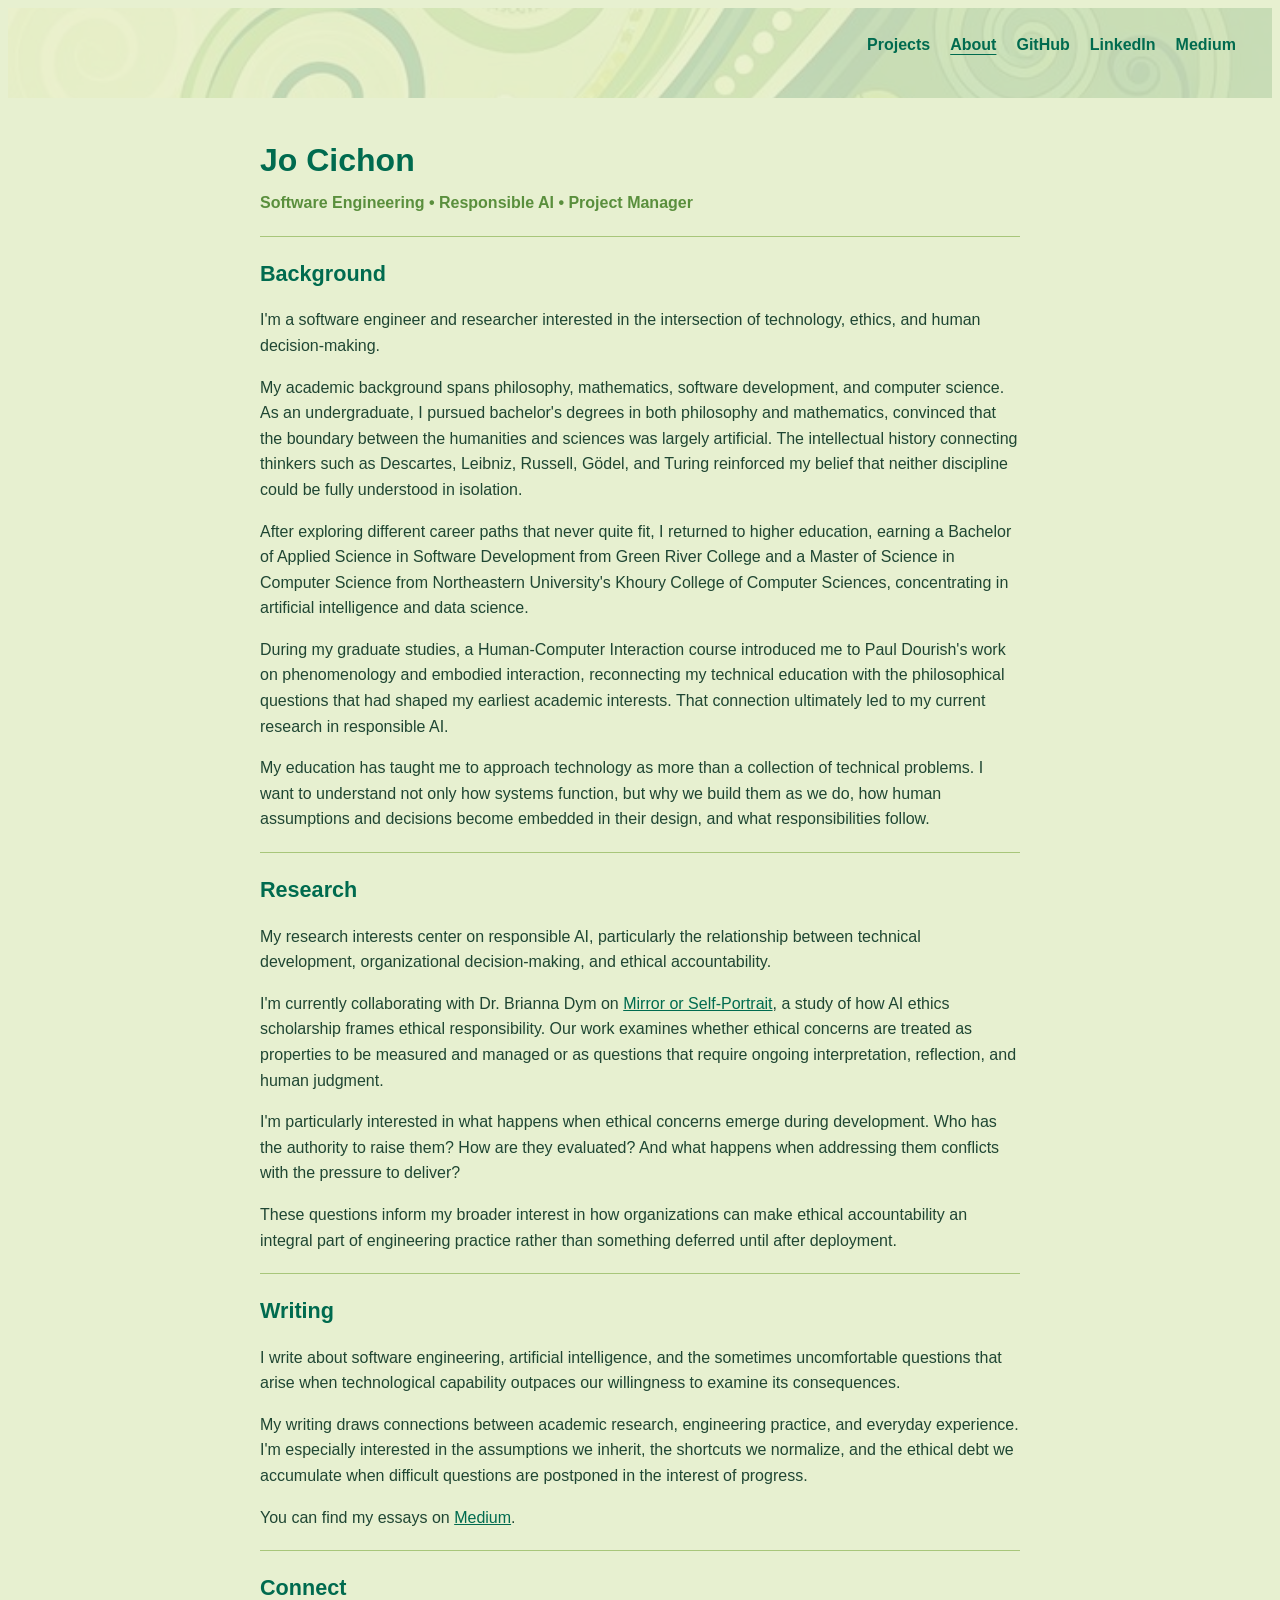
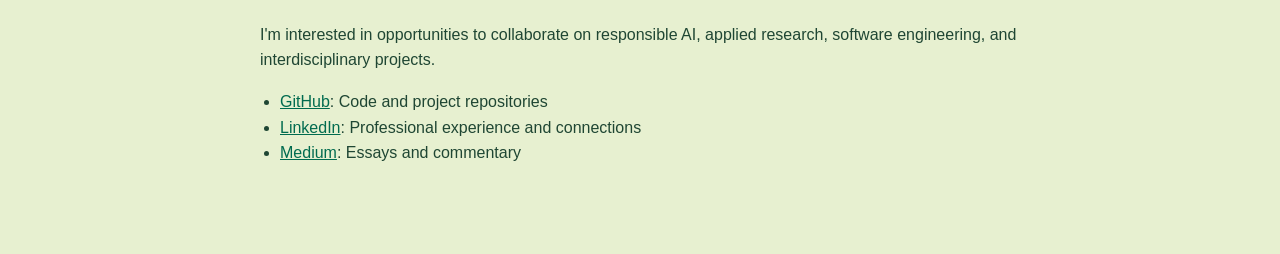
<file: about.html>
<!DOCTYPE html>
<!--
  File:        about.html
  Project:     Jo Cichon Portfolio (https://jocichon.github.io/portfolio/)
  Author:      Jo Cichon
  Description: Professional background, research interests, writing,
               and links to GitHub, LinkedIn, and Medium.
  Styles:      style.css
-->
<html lang="en">
<head>
    <meta charset="UTF-8">
    <meta name="viewport" content="width=device-width, initial-scale=1.0">
    <title>About · Jo Cichon Portfolio</title>
    <link rel="stylesheet" href="style.css">
</head>
<body>

<header class="hero hero--compact">
    <!-- Keep navigation consistent across site pages -->
    <nav class="site-nav" aria-label="Site">
        <a href="index.html">Projects</a>
        <a href="about.html" aria-current="page">About</a>
        <a href="https://github.com/jocichon" target="_blank" rel="noopener noreferrer">GitHub<span class="visually-hidden"> (opens in a new tab)</span></a>
        <a href="https://www.linkedin.com/in/jo-cichon/" target="_blank" rel="noopener noreferrer">LinkedIn<span class="visually-hidden"> (opens in a new tab)</span></a>
        <a href="https://medium.com/@jorichescichon" target="_blank" rel="noopener noreferrer">Medium<span class="visually-hidden"> (opens in a new tab)</span></a>
    </nav>

    <div class="hero-content">
        <p class="site-name">
    </div>
</header>

<main class="about">

    <h1>Jo Cichon</h1>
    <p class="about-tagline">
        Software Engineering • Responsible AI • Project Manager
    </p>

    <section aria-labelledby="about-me">
        <h2 id="about-me">Background</h2>

        <p>
            I'm a software engineer and researcher
            interested in the intersection of technology, ethics,
            and human decision-making.
        </p>

        <p>
            My academic background spans philosophy, mathematics, software
            development, and computer science. As an undergraduate, I
            pursued bachelor's degrees in both philosophy and mathematics,
            convinced that the boundary between the humanities and sciences
            was largely artificial. The intellectual history connecting
            thinkers such as Descartes, Leibniz, Russell, Gödel, and Turing
            reinforced my belief that neither discipline could be fully
            understood in isolation.
        </p>

        <p>
            After exploring different career paths that never quite fit,
            I returned to higher education, earning a Bachelor of Applied
            Science in Software Development from Green River College and a
            Master of Science in Computer Science from Northeastern University's Khoury College of
            Computer Sciences, concentrating in artificial intelligence
            and data science.
        </p>

        <p>
            During my graduate studies, a Human-Computer Interaction course
            introduced me to Paul Dourish's work on phenomenology and
            embodied interaction, reconnecting my technical education with
            the philosophical questions that had shaped my earliest academic
            interests. That connection ultimately led to my current research
            in responsible AI.
        </p>

        <p>
            My education has taught me to approach technology as more than a
            collection of technical problems. I want to understand not only
            how systems function, but why we build them as we do, how human
            assumptions and decisions become embedded in their design, and
            what responsibilities follow.
        </p>

    </section>

    <section aria-labelledby="about-research">
        <h2 id="about-research">Research</h2>

        <p>
            My research interests center on responsible AI,
            particularly the relationship between technical
            development, organizational decision-making, and
            ethical accountability.
        </p>

        <p>
            I'm currently collaborating with Dr. Brianna Dym on
            <a href="project.html?id=mirror-or-self-portrait">Mirror
                or Self-Portrait</a>, a study of how AI ethics
            scholarship frames ethical responsibility. Our work
            examines whether ethical concerns are treated as
            properties to be measured and managed or as questions
            that require ongoing interpretation, reflection,
            and human judgment.
        </p>

        <p>
            I'm particularly interested in what happens when
            ethical concerns emerge during development. Who has
            the authority to raise them? How are they evaluated?
            And what happens when addressing them conflicts with
            the pressure to deliver?
        </p>

        <p>
            These questions inform my broader interest in how
            organizations can make ethical accountability an
            integral part of engineering practice rather than
            something deferred until after deployment.
        </p>
    </section>

    <section aria-labelledby="about-writing">
        <h2 id="about-writing">Writing</h2>

        <p>
            I write about software engineering, artificial
            intelligence, and the sometimes uncomfortable
            questions that arise when technological capability
            outpaces our willingness to examine its consequences.
        </p>

        <p>
            My writing draws connections between academic research,
            engineering practice, and everyday experience.
            I'm especially interested in the assumptions we
            inherit, the shortcuts we normalize, and the ethical
            debt we accumulate when difficult questions are
            postponed in the interest of progress.
        </p>

        <p>
            You can find my essays on
            <a href="https://medium.com/@jorichescichon" target="_blank" rel="noopener noreferrer">Medium<span class="visually-hidden"> (opens in a new tab)</span></a>.
        </p>
    </section>

    <section aria-labelledby="about-connect">
        <h2 id="about-connect">Connect</h2>

        <p>
            I'm interested in opportunities to collaborate on
            responsible AI, applied research, software engineering,
            and interdisciplinary projects.
        </p>

        <ul class="about-links">
            <li>
                <a href="https://github.com/jocichon" target="_blank" rel="noopener noreferrer">GitHub<span class="visually-hidden"> (opens in a new tab)</span></a>:
                Code and project repositories
            </li>
            <li>
                <a href="https://www.linkedin.com/in/jo-cichon/" target="_blank" rel="noopener noreferrer">LinkedIn<span class="visually-hidden"> (opens in a new tab)</span></a>:
                Professional experience and connections
            </li>
            <li>
                <a href="https://medium.com/@jorichescichon" target="_blank" rel="noopener noreferrer">Medium<span class="visually-hidden"> (opens in a new tab)</span></a>:
                Essays and commentary
            </li>
        </ul>
    </section>

</main>

</body>
</html>
</file>
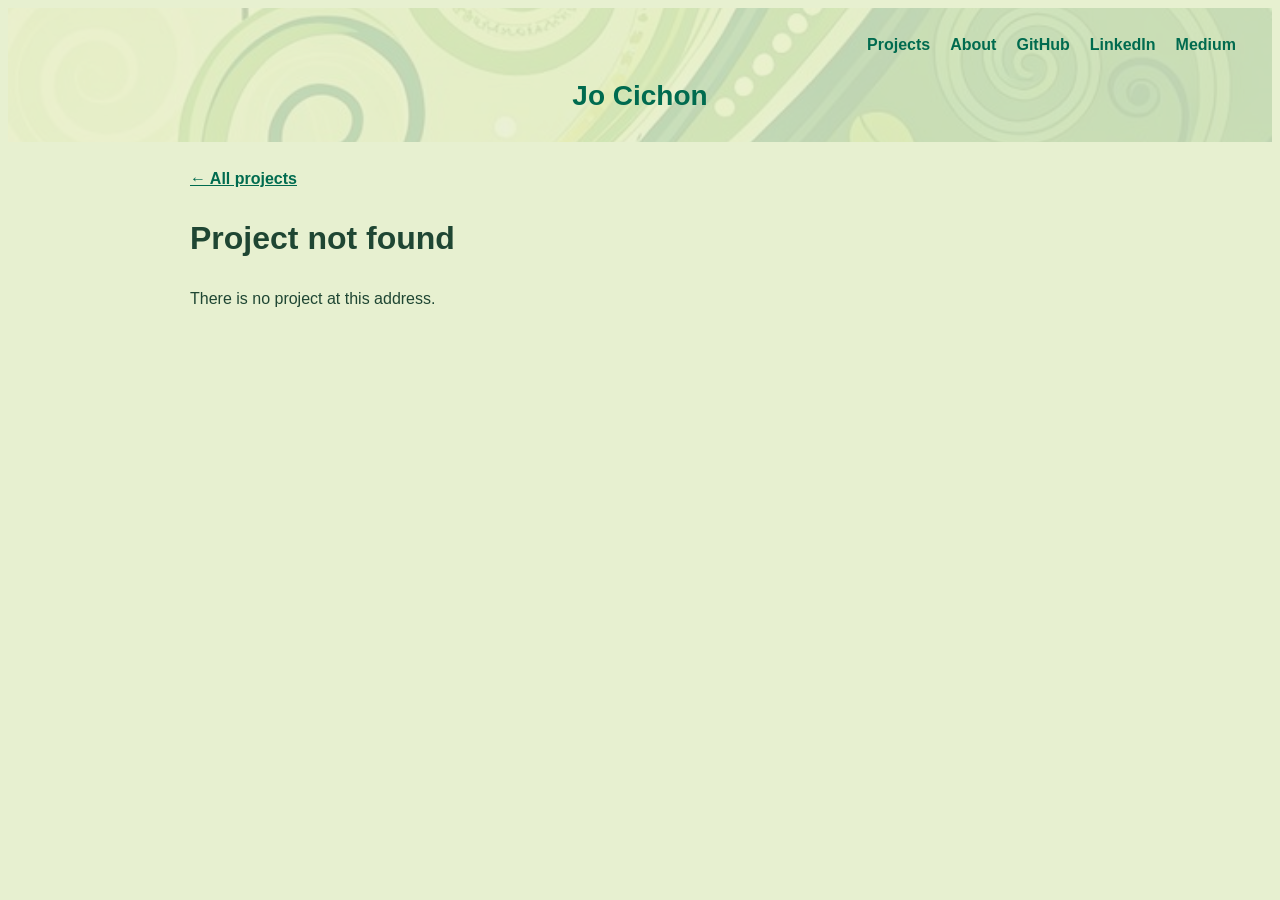
<file: project.html>
<!DOCTYPE html>
<!--
  File:        project.html
  Project:     Jo Cichon Portfolio (https://jocichon.github.io/portfolio/)
  Author:      Jo Cichon
  Description: Reusable project detail page. One template serves every
               project: project.html?id=<project id> loads that project
               from projects.js and fills in Role, Overview, My
               Contribution, Technologies & Methods, Deliverables,
               Assets, and Reflection. Empty sections are omitted.
               Shares the site navigation with index.html and about.html.
  Styles:      style.css
  Scripts:     projects.js (data), common.js (shared helpers),
               project-page.js (detail rendering)
-->
<html lang="en">
<head>
    <meta charset="UTF-8">
    <meta name="viewport" content="width=device-width, initial-scale=1.0">
    <title>Project · Jo Cichon Portfolio</title>
    <link rel="stylesheet" href="style.css">
    <script src="projects.js" defer></script>
    <script src="common.js" defer></script>
    <script src="project-page.js" defer></script>
</head>
<body>

<header class="hero hero--compact">
    <!-- Site navigation: keep in sync across index.html, about.html, project.html -->
    <nav class="site-nav" aria-label="Site">
        <a href="index.html">Projects</a>
        <a href="about.html">About</a>
        <a href="https://github.com/jocichon" target="_blank" rel="noopener noreferrer">GitHub<span class="visually-hidden"> (opens in a new tab)</span></a>
        <a href="https://www.linkedin.com/in/jo-cichon/" target="_blank" rel="noopener noreferrer">LinkedIn<span class="visually-hidden"> (opens in a new tab)</span></a>
        <a href="https://medium.com/@jorichescichon" target="_blank" rel="noopener noreferrer">Medium<span class="visually-hidden"> (opens in a new tab)</span></a>
    </nav>

    <div class="hero-content">
        <p class="site-name"><a href="index.html">Jo Cichon</a></p>
    </div>
</header>

<nav class="back-nav" aria-label="Breadcrumb">
    <a href="index.html" class="back-link">← All projects</a>
</nav>

<!-- Filled by project-page.js from the project matching ?id= -->
<main id="project-detail" class="project-detail">
    <noscript>
        <p>Enable JavaScript to view this project.</p>
    </noscript>
</main>

</body>
</html>
</file>
<file: style.css>
/*
 * File:        style.css
 * Project:     Jo Cichon Portfolio (https://jocichon.github.io/portfolio/)
 * Author:      Jo Cichon
 * Description: Styles for index.html. Defines the Forest Spiral color
 *              palette as CSS custom properties, the layered hero section
 *              (artwork, color wash, content), project filter tabs
 *              along the hero's bottom edge, the responsive grid of
 *              clickable project preview cards, the project detail
 *              page (project.html), the site navigation, and the
 *              About page (about.html).
 */

/* PALETTE: Forest Spiral */
:root {
    --color-bg: #E7F0D0;
    --color-bg-soft: #C9E08B;
    --color-text: #1F4633;

    --color-heading: #006B4F;
    --color-subheading: #5A8F3D;

    --color-accent: #3E9A4D;
    --color-accent-hover: #006B4F;

    --color-border: #A8C67A;
    --color-card: #F4F8E8;
    --color-shadow: rgba(0, 70, 50, 0.15);
}


body {
    font-family: Arial, sans-serif;
    line-height: 1.6;
    background-color: var(--color-bg);
    color: var(--color-text);
}

/* =========================
   Hero Section
========================= */

.hero {
    min-height: 25vh;

    /* Column: centered title block, filter tabs pinned to the bottom edge */
    display: flex;
    flex-direction: column;
    align-items: center;
    justify-content: center;

    padding: 2rem 0 0;
    text-align: center;

    position: relative;
    overflow: hidden;

    background: linear-gradient(
            135deg,
            var(--color-bg) 0%,
            var(--color-bg-soft) 100%
    );
}

/* Artwork Layer */
.hero::before {
    content: "";

    position: absolute;
    inset: 0;

    background-image: url("images/forest-spiral.jpg");
    background-size: cover;
    background-position: center;
    background-repeat: no-repeat;

    z-index: 0;
}

/* Color Wash Layer */
.hero::after {
    content: "";

    position: absolute;
    inset: 0;

    background: rgba(231, 240, 208, 0.82);

    z-index: 1;
}

/* Content Layer */
.hero-content {
    position: relative;
    z-index: 2;

    max-width: 800px;
}

.hero h1 {
    font-size: 3rem;
    margin-bottom: 1rem;

    color: var(--color-heading);
}

.hero h2 {
    margin-bottom: 1rem;

    color: var(--color-subheading);
}


/* =========================
   Project Filters
========================= */

.project-filters {
    /* Sits in the hero's content layer, flush with its bottom edge */
    position: relative;
    z-index: 2;

    display: flex;
    flex-wrap: wrap;
    gap: 0.5rem;

    width: 100%;
    margin-top: auto;
    padding: 1.5rem 0.5rem 0;
    box-sizing: border-box;
}

.project-filters button {
    /* Grow equally to fill the row; wrap onto new rows on narrow screens */
    flex: 1 1 0;
    min-width: max-content;

    padding: 0.6rem 1rem;

    font: inherit;
    font-size: 0.95rem;
    white-space: nowrap;
    color: white;
    background: var(--color-accent);

    border: none;
    border-radius: 8px 8px 0 0; /* tab shape, open at the bottom edge */
    cursor: pointer;

    transition: background-color 0.3s ease;
}

.project-filters button:hover {
    background: var(--color-accent-hover);
}

/* Selected filter: darker fill plus an inset ring so it stands out */
.project-filters button[aria-pressed="true"] {
    background: var(--color-accent-hover);
    box-shadow: inset 0 0 0 3px var(--color-bg-soft);
}

.project-filters button:focus-visible {
    outline: 3px solid var(--color-accent-hover);
    outline-offset: 2px;
}

.no-projects {
    text-align: center;
    padding: 2rem;
}

/* =========================
   Project Cards
========================= */

/* Responsive grid: as many 300px+ columns as fit, one column on phones */
#project-list {
    display: grid;
    grid-template-columns: repeat(auto-fill, minmax(min(100%, 300px), 1fr));
    gap: 1.5rem;

    max-width: 1200px;
    margin: auto;
    padding: 2rem 1rem 4rem;
    box-sizing: border-box;
}

.project {
    position: relative; /* anchor for the stretched link */

    display: flex;
    flex-direction: column;
    overflow: hidden;

    background: var(--color-card);
    border: 1px solid var(--color-border);
    border-radius: 12px;
    box-shadow: 0 4px 12px var(--color-shadow);

    transition: transform 0.2s ease, box-shadow 0.2s ease;
}

/* display: flex above would override the hidden attribute */
.project[hidden] {
    display: none;
}

.project:hover {
    transform: translateY(-3px);
    box-shadow: 0 10px 24px var(--color-shadow);
}

/* Keyboard focus lands on the title link; ring the whole card */
.project:focus-within {
    outline: 3px solid var(--color-accent-hover);
    outline-offset: 3px;
}

.project-link:focus {
    outline: none;
}

/* Thumbnail: fixed 16:9 frame so cards line up */
.project-thumb {
    aspect-ratio: 16 / 9;
    background: var(--color-bg-soft);
}

.project-thumb img {
    display: block;
    width: 100%;
    height: 100%;
    object-fit: cover;
}

/* No thumbnail: hero artwork under the same color wash as the hero */
.project-thumb-placeholder {
    height: 100%;
    background:
        linear-gradient(rgba(231, 240, 208, 0.6), rgba(231, 240, 208, 0.6)),
        url("images/forest-spiral.jpg") center / cover;
}

.project-body {
    display: flex;
    flex-direction: column;
    gap: 0.6rem;
    flex: 1;

    padding: 1.25rem;
}

.project-body > * {
    margin: 0;
}

.project-title {
    font-size: 1.2rem;
    line-height: 1.3;
}

.project-link {
    color: var(--color-heading);
    text-decoration: none;
}

/* Stretch the title link over the entire card */
.project-link::after {
    content: "";
    position: absolute;
    inset: 0;
}

.project:hover .project-link {
    text-decoration: underline;
}

.project-date {
    font-size: 0.9rem;
    font-weight: bold;
    color: var(--color-subheading);
}

/* Keep previews short: three lines, then an ellipsis */
.project-summary {
    display: -webkit-box;
    -webkit-box-orient: vertical;
    -webkit-line-clamp: 3;
    line-clamp: 3;
    overflow: hidden;
}

.project-categories {
    display: flex;
    flex-wrap: wrap;
    gap: 0.4rem;

    padding: 0;
    list-style: none;
}

.project-categories li {
    padding: 0.15rem 0.6rem;

    font-size: 0.8rem;
    color: var(--color-heading);
    background: var(--color-bg-soft);
    border-radius: 999px;
}

/* Pinned to the bottom so it lines up across cards in a row */
.project-tech {
    margin-top: auto;
    padding-top: 0.6rem;

    font-size: 0.85rem;
    border-top: 1px solid var(--color-border);
}

.visually-hidden {
    position: absolute;
    width: 1px;
    height: 1px;
    overflow: hidden;
    clip-path: inset(50%);
    white-space: nowrap;
}

/* =========================
   Project Detail Page
========================= */

/* Shorter hero band: site name only, no filter tabs */
.hero--compact {
    min-height: auto;
    padding: 1.5rem 1rem;
}

.site-name {
    margin: 0;
    font-size: 1.75rem;
    font-weight: bold;
}

.site-name a {
    color: var(--color-heading);
    text-decoration: none;
}

.back-nav,
.project-detail {
    max-width: 900px;
    margin: auto;
    padding: 0 1.5rem;
}

.back-nav {
    padding-top: 1.5rem;
}

.back-link {
    font-weight: bold;
    color: var(--color-accent-hover);
}

.project-detail {
    padding-bottom: 4rem;
}

.project-detail a {
    color: var(--color-accent-hover);
}

.detail-header h1 {
    margin: 1rem 0 0.75rem;
    line-height: 1.25;
    color: var(--color-heading);
}

/* Role and dates as label/value pairs near the top */
.detail-meta {
    display: flex;
    flex-wrap: wrap;
    gap: 0.5rem 2rem;
    margin: 0 0 1rem;
}

.detail-meta dt {
    display: inline;
    font-weight: bold;
    color: var(--color-subheading);
}

.detail-meta dt::after {
    content: ": ";
}

.detail-meta dd {
    display: inline;
    margin: 0;
}

/* Chips: categories and technologies/methods */
.chips {
    display: flex;
    flex-wrap: wrap;
    gap: 0.4rem;
    margin: 0;
    padding: 0;
    list-style: none;
}

.chips li {
    padding: 0.2rem 0.7rem;
    font-size: 0.85rem;
    color: var(--color-heading);
    background: var(--color-bg-soft);
    border-radius: 999px;
}

/* Header image: capped size, centered, never upscaled or cropped */
.detail-image {
    display: block;
    max-width: min(100%, 520px);
    max-height: 380px;
    margin: 1.5rem auto 0;
    border-radius: 12px;
    box-shadow: 0 8px 20px var(--color-shadow);
}

.detail-section {
    padding-top: 1.5rem;
    margin-top: 1.5rem;
    border-top: 1px solid var(--color-border);
}

.detail-section h2 {
    margin: 0 0 0.75rem;
    font-size: 1.35rem;
    color: var(--color-heading);
}

.detail-section h3 {
    margin: 1rem 0 0.5rem;
    font-size: 1rem;
    color: var(--color-subheading);
}

/* Code access notice under the header: repo link or restricted */
.code-access {
    margin-top: 1.5rem;
    padding: 0.9rem 1.1rem;

    background: var(--color-card);
    border: 1px solid var(--color-border);
    border-left: 4px solid var(--color-accent);
    border-radius: 8px;
}

.code-access p {
    margin: 0;
}

.code-access p + p {
    margin-top: 0.4rem;
}

.code-access--restricted {
    border-left-color: var(--color-subheading);
}

.detail-notes {
    font-style: italic;
}

.detail-links {
    padding-left: 1.25rem;
}

.detail-gallery {
    display: grid;
    grid-template-columns: repeat(auto-fill, minmax(min(100%, 340px), 1fr));
    gap: 1rem;
    margin-bottom: 1rem;
}

.detail-gallery figure {
    margin: 0;
}

.detail-gallery img {
    display: block;
    width: 100%;
    border-radius: 8px;
    transition: box-shadow 0.2s ease;
}

.detail-gallery a:hover img,
.detail-gallery a:focus-visible img {
    box-shadow: 0 6px 16px var(--color-shadow);
}

.detail-gallery figcaption {
    margin-top: 0.4rem;
    font-size: 0.9rem;
}

/* =========================
   Site Navigation
========================= */

/* Top row of every hero: internal pages, then external profiles */
.site-nav {
    position: relative;
    z-index: 2;

    display: flex;
    flex-wrap: wrap;
    justify-content: flex-end;
    gap: 0.25rem 1.25rem;

    align-self: stretch;
    padding: 0 1.25rem 1rem;
}

.site-nav a {
    font-weight: bold;
    color: var(--color-heading);
    text-decoration: none;
}

.site-nav a:hover,
.site-nav a:focus-visible,
.site-nav a[aria-current="page"] {
    text-decoration: underline;
    text-underline-offset: 4px;
}

@media (max-width: 600px) {
    .site-nav {
        justify-content: center;
        gap: 0.25rem 0.9rem;
        padding: 0 0.75rem 0.75rem;
        font-size: 0.95rem;
    }
}

/* =========================
   About Page
========================= */

.about {
    max-width: 760px;
    margin: auto;
    padding: 1rem 1.5rem 4rem;
}

.about h1 {
    margin-bottom: 0.25rem;
    color: var(--color-heading);
}

.about-tagline {
    margin-top: 0;
    font-weight: bold;
    color: var(--color-subheading);
}

.about section {
    padding-top: 1.25rem;
    margin-top: 1.25rem;
    border-top: 1px solid var(--color-border);
}

.about h2 {
    margin: 0 0 0.5rem;
    font-size: 1.35rem;
    color: var(--color-heading);
}

.about a {
    color: var(--color-accent-hover);
}

.about-links {
    padding-left: 1.25rem;
}
</file>
